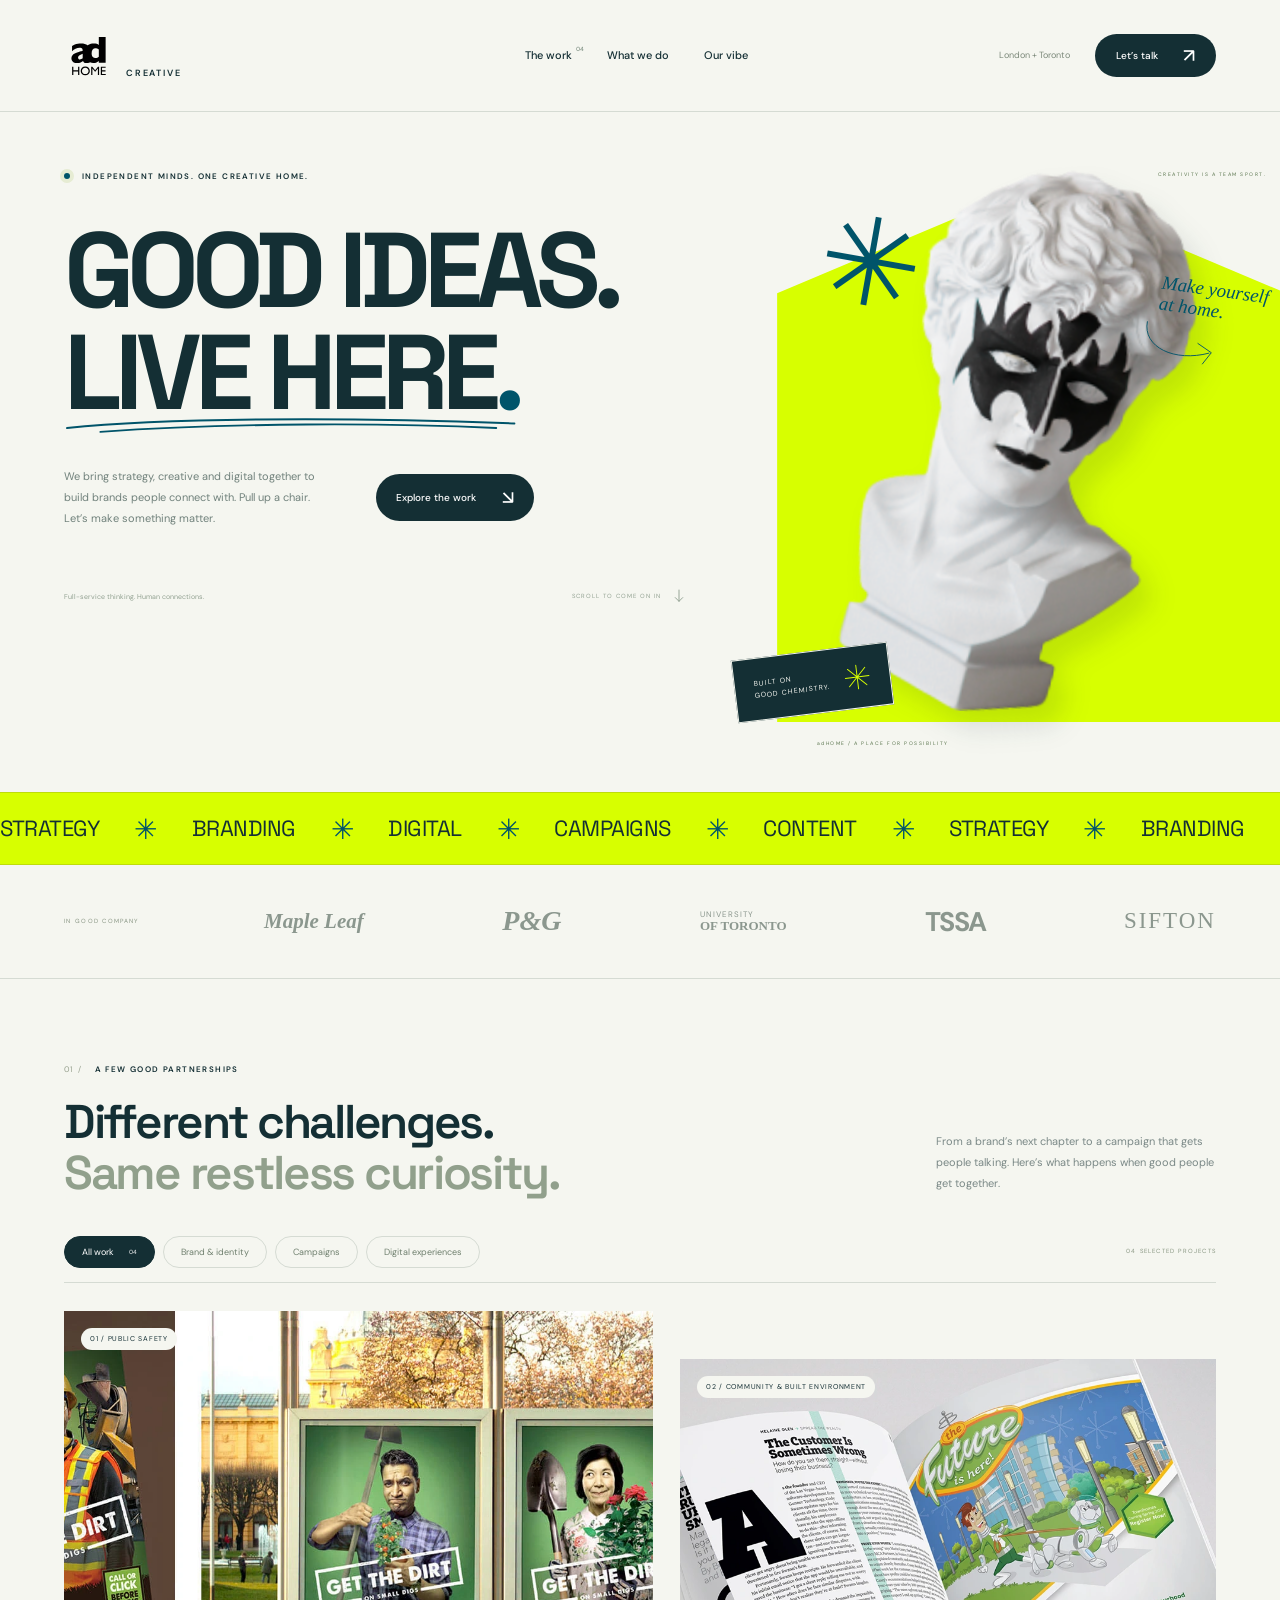
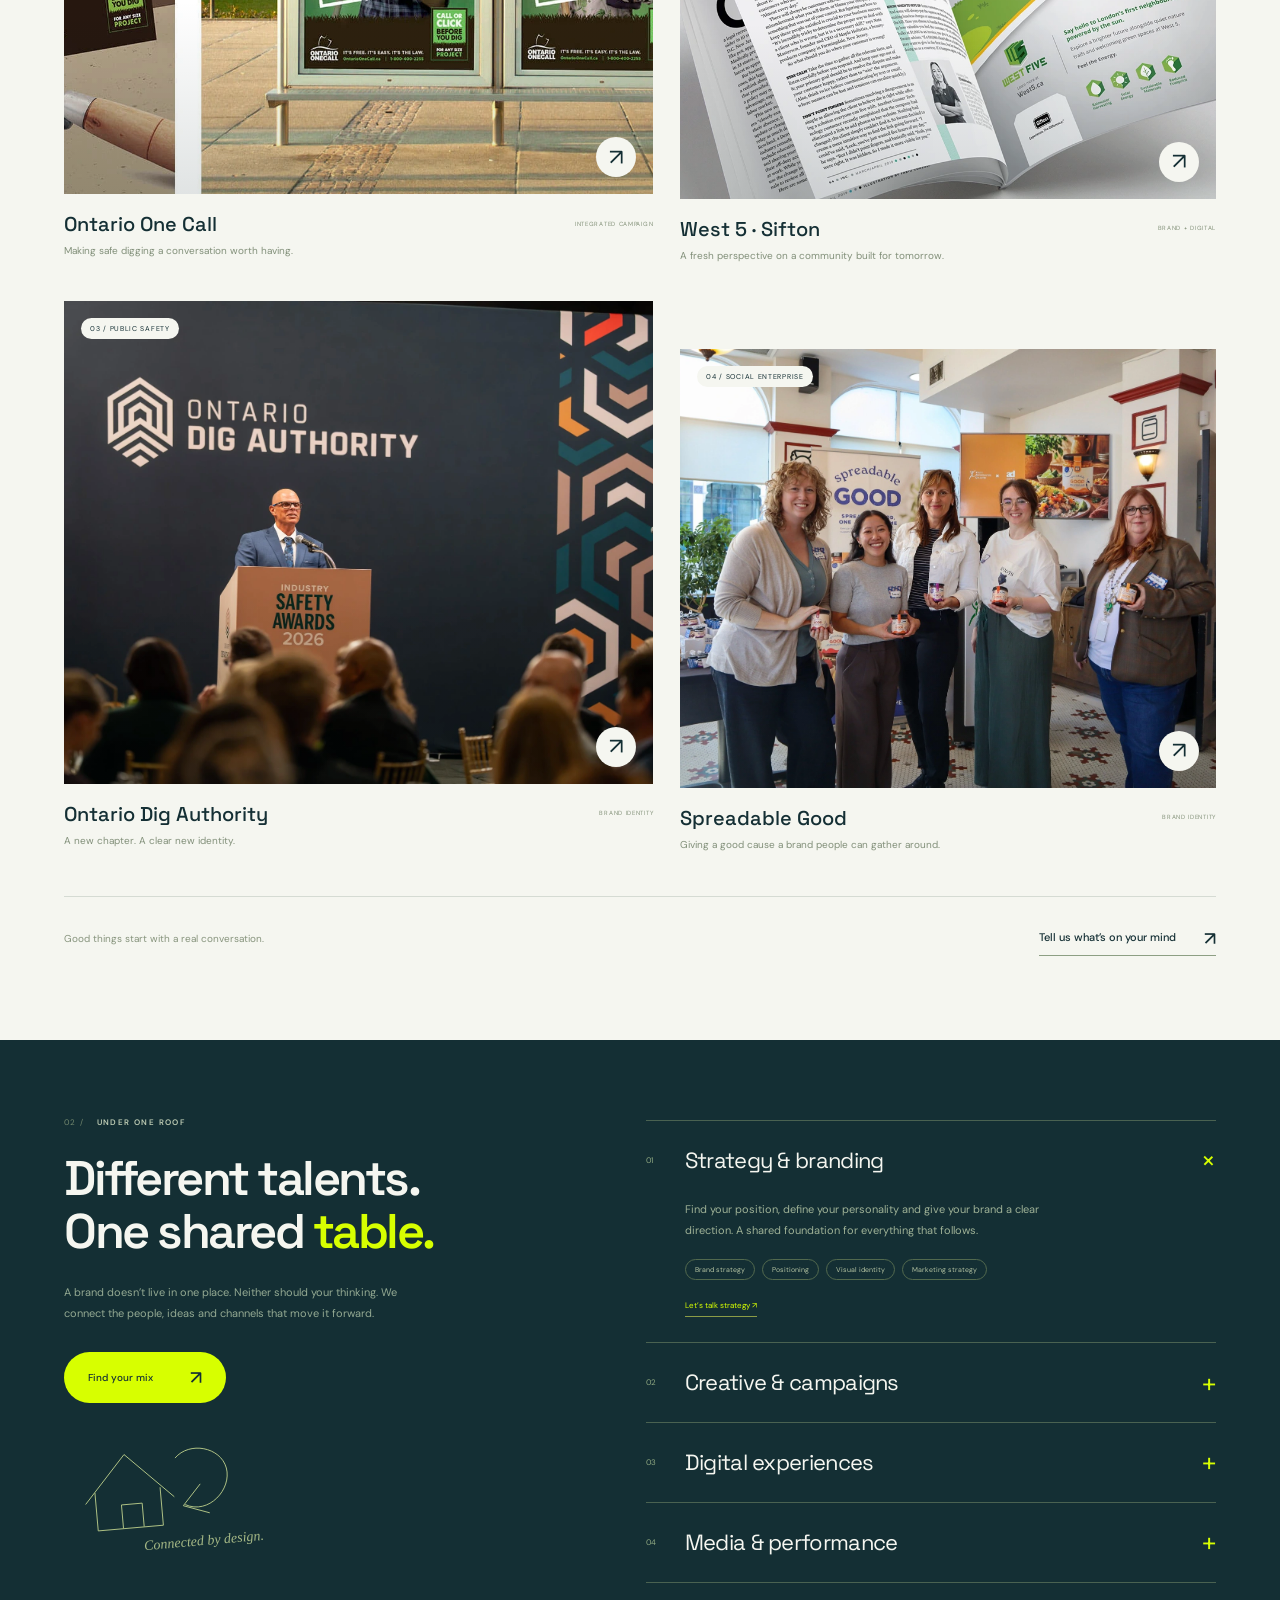
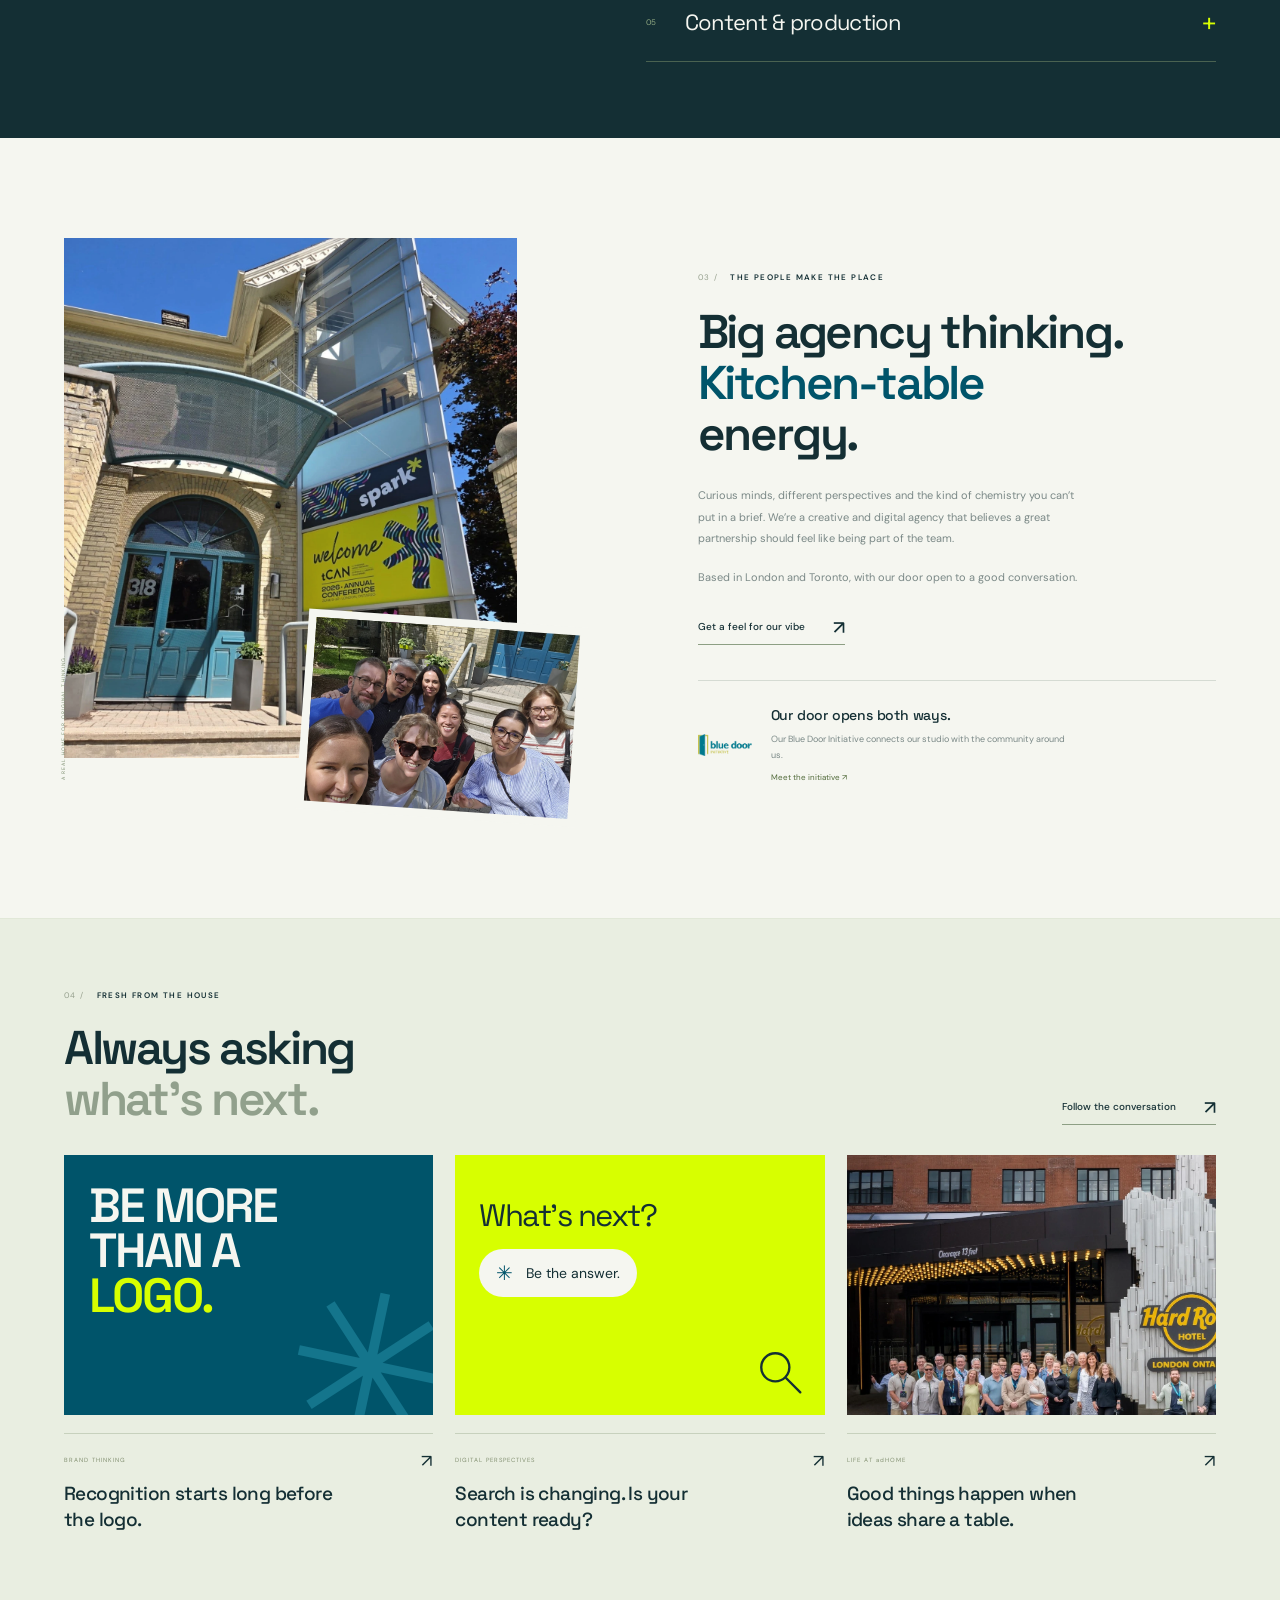
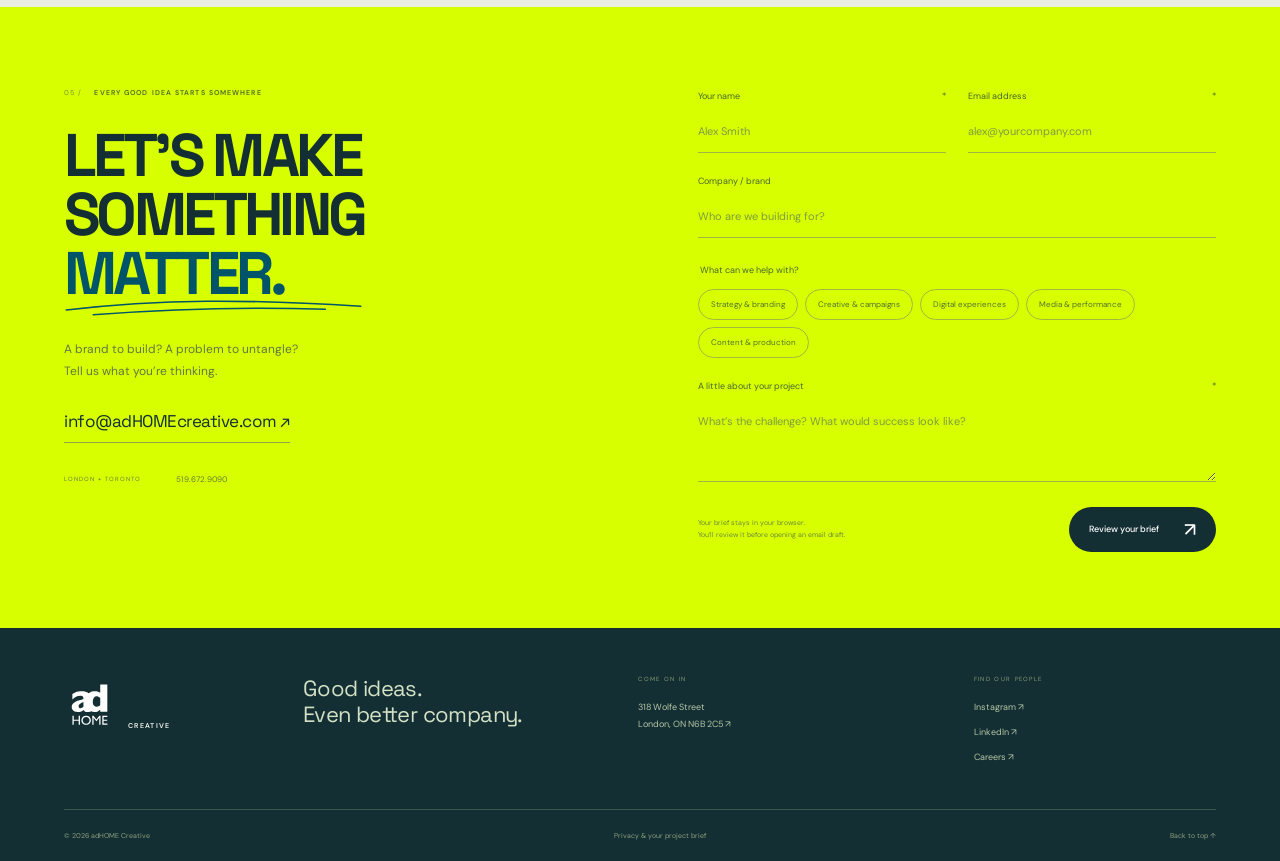
<file: index.html>
<!doctype html>
<html lang="en">
<head>
  <meta charset="utf-8"><meta name="viewport" content="width=device-width,initial-scale=1">
  <title>adHOME Creative — Good ideas live here.</title>
  <meta name="description" content="An independent creative home for ambitious brands. Explore adHOME Creative’s branding, integrated campaigns, digital experiences and the people behind the ideas. London & Toronto.">
  <meta name="theme-color" content="#142f34"><meta property="og:title" content="adHOME Creative — Good ideas live here."><meta property="og:description" content="Strategy, creative and digital. Different perspectives, one creative home."><meta property="og:type" content="website"><meta property="og:image" content="https://gout648.github.io/adhome-creative/assets/onecall.webp">
  <link rel="icon" href="assets/favicon.svg"><link rel="stylesheet" href="style.css">
  <script type="application/ld+json">{"@context":"https://schema.org","@type":"Organization","name":"adHOME Creative","url":"https://gout648.github.io/adhome-creative/","sameAs":["https://www.instagram.com/adhomecreative/","https://www.linkedin.com/company/adhome/"],"email":"info@adhomecreative.com","telephone":"+1-519-672-9090","address":{"@type":"PostalAddress","streetAddress":"318 Wolfe Street","addressLocality":"London","addressRegion":"Ontario","postalCode":"N6B 2C5","addressCountry":"CA"}}</script>
</head>
<body>
  <a class="skip-link" href="#main">Skip to content</a>
  <header class="site-header"><a class="brand" href="#" aria-label="adHOME Creative, home"><img src="assets/logo.svg" alt="adHOME"><span>CREATIVE</span></a><nav class="main-nav" aria-label="Main navigation"><a href="#work">The work<span>04</span></a><a href="#services">What we do</a><a href="#vibe">Our vibe</a></nav><div class="header-right"><span class="location-label">London + Toronto</span><a href="#contact" class="button small dark">Let’s talk <span>↗</span></a><button class="menu-toggle" aria-label="Open navigation" aria-expanded="false"><span></span><span></span></button></div></header>
  <nav class="mobile-nav" aria-label="Mobile navigation"><a href="#work">The work</a><a href="#services">What we do</a><a href="#vibe">Our vibe</a><a href="#contact">Start a conversation ↗</a></nav>
  <main id="main">
    <section class="hero" aria-labelledby="hero-heading"><div class="hero-copy"><div class="eyebrow"><span class="status-dot"></span>INDEPENDENT MINDS. ONE CREATIVE HOME.</div><h1 id="hero-heading">GOOD IDEAS.<br><span class="live-word">LIVE HERE<span class="title-dot">.</span><svg viewBox="0 0 600 22" aria-hidden="true"><path d="M4 15C126 2 362 0 594 9M48 20C220 8 424 8 570 15"/></svg></span></h1><div class="hero-bottom"><p>We bring strategy, creative and digital together to build brands people connect with. Pull up a chair. Let’s make something matter.</p><a class="button dark" href="#work">Explore the work <span>↘</span></a></div><div class="hero-meta"><span>Full-service thinking. Human connections.</span><span>SCROLL TO COME ON IN <svg viewBox="0 0 16 21" aria-hidden="true"><path d="M8 1v18M2 13l6 6 6-6"/></svg></span></div></div><div class="hero-art" aria-label="Playful sculpture from adHOME Creative’s visual identity"><div class="house-shape"></div><span class="art-coordinate coordinate-top">CREATIVITY IS A TEAM SPORT.</span><div class="art-cross" aria-hidden="true">✳</div><img src="assets/bust.png" alt="Classical sculpture with playful rock-inspired face paint" class="hero-bust" width="400" height="600" fetchpriority="high"><div class="handwritten">Make yourself<br>at home.<svg viewBox="0 0 110 65" aria-hidden="true"><path d="M4 4c-2 36 45 50 90 31M77 24l20 10-10 17"/></svg></div><span class="art-sticker"><span>BUILT ON<br>GOOD CHEMISTRY.</span><svg viewBox="0 0 34 34" aria-hidden="true"><path d="M17 2v30M2 17h30M6 6l22 22M6 28 28 6"/></svg></span><span class="art-coordinate coordinate-bottom">adHOME / A PLACE FOR POSSIBILITY</span></div></section>
    <div class="capability-ribbon" aria-label="Strategy, branding, digital, campaigns and content"><div aria-hidden="true">STRATEGY <span>✳</span> BRANDING <span>✳</span> DIGITAL <span>✳</span> CAMPAIGNS <span>✳</span> CONTENT <span>✳</span> STRATEGY <span>✳</span> BRANDING <span>✳</span> DIGITAL <span>✳</span> CAMPAIGNS <span>✳</span> CONTENT <span>✳</span></div></div>
    <section class="client-strip" aria-label="Selected clients"><span class="tiny-label">IN GOOD COMPANY</span><div class="client-names"><span class="client-maple">Maple Leaf</span><span class="client-pg">P&amp;G</span><span class="client-uoft">UNIVERSITY<br><b>OF TORONTO</b></span><span class="client-tssa">TSSA</span><span class="client-sifton">SIFTON</span></div></section>
    <section class="work section" id="work"><div class="section-heading"><div><div class="eyebrow"><span>01 /</span> A FEW GOOD PARTNERSHIPS</div><h2>Different challenges.<br><span class="muted">Same restless curiosity.</span></h2></div><p>From a brand’s next chapter to a campaign that gets people talking. Here’s what happens when good people get together.</p></div><div class="work-toolbar"><div class="work-filters" role="group" aria-label="Filter selected work"><button class="active" data-filter="all" aria-pressed="true">All work <span>04</span></button><button data-filter="brand" aria-pressed="false">Brand &amp; identity</button><button data-filter="campaign" aria-pressed="false">Campaigns</button><button data-filter="digital" aria-pressed="false">Digital experiences</button></div><span id="work-count" aria-live="polite">04 SELECTED PROJECTS</span></div><div class="work-grid" id="work-grid" aria-live="polite"></div><div class="work-end"><span>Good things start with a real conversation.</span><a class="text-link" href="#contact">Tell us what’s on your mind <span>↗</span></a></div></section>
    <section class="services section" id="services"><div class="services-intro"><div class="eyebrow"><span>02 /</span> UNDER ONE ROOF</div><h2>Different talents.<br>One shared <span class="lime-text">table.</span></h2><p>A brand doesn’t live in one place. Neither should your thinking. We connect the people, ideas and channels that move it forward.</p><a href="#contact" class="button lime">Find your mix <span>↗</span></a><div class="services-doodle" aria-hidden="true"><svg viewBox="0 0 230 130"><path d="M15 80 70 20l60 60M28 67v49h85V67M61 115V85h27v30M136 30c20-20 60-9 65 19s-28 59-57 43M165 67l-24 26 33 12"/></svg><span>Connected by design.</span></div></div><div class="service-list"><details open><summary><span class="service-number">01</span><h3>Strategy &amp; branding</h3><span class="service-toggle">+</span></summary><div class="service-details"><p>Find your position, define your personality and give your brand a clear direction. A shared foundation for everything that follows.</p><div class="service-tags"><span>Brand strategy</span><span>Positioning</span><span>Visual identity</span><span>Marketing strategy</span></div><button class="service-enquiry" data-service="Strategy & branding">Let’s talk strategy ↗</button></div></details><details><summary><span class="service-number">02</span><h3>Creative &amp; campaigns</h3><span class="service-toggle">+</span></summary><div class="service-details"><p>Ideas with something to say, brought to life through design, words and integrated campaigns that work across channels.</p><div class="service-tags"><span>Campaign concepts</span><span>Art direction</span><span>Graphic design</span><span>Copy &amp; messaging</span></div><button class="service-enquiry" data-service="Creative & campaigns">Make some noise with us ↗</button></div></details><details><summary><span class="service-number">03</span><h3>Digital experiences</h3><span class="service-toggle">+</span></summary><div class="service-details"><p>Thoughtful websites and digital content that help people find their way, understand your story and take the next step.</p><div class="service-tags"><span>Web design</span><span>User experience</span><span>SEO &amp; content</span><span>Social media</span></div><button class="service-enquiry" data-service="Digital experiences">Build your next experience ↗</button></div></details><details><summary><span class="service-number">04</span><h3>Media &amp; performance</h3><span class="service-toggle">+</span></summary><div class="service-details"><p>Put the right message in the right places. Connect media planning, paid campaigns and measurement to your business goals.</p><div class="service-tags"><span>Media planning</span><span>Media buying</span><span>Search &amp; social</span><span>Analytics</span></div><button class="service-enquiry" data-service="Media & performance">Let’s connect the dots ↗</button></div></details><details><summary><span class="service-number">05</span><h3>Content &amp; production</h3><span class="service-toggle">+</span></summary><div class="service-details"><p>From the first storyboard to the final frame, photography, video and motion give a good idea its own voice.</p><div class="service-tags"><span>Photography</span><span>Video</span><span>Animation</span><span>Storytelling</span></div><button class="service-enquiry" data-service="Content & production">Bring your story to life ↗</button></div></details></div></section>
    <section class="vibe section" id="vibe"><div class="vibe-photos"><img class="house-photo" src="assets/spark-house.webp" alt="adHOME’s blue front door and SPARK conference graphics at the Wolfe Street studio" loading="lazy" width="800" height="1000"><img class="people-photo" src="assets/studio-life.webp" alt="People from the adHOME studio outside the blue front door" loading="lazy" width="900" height="700"><div class="photo-label">A REAL HOME FOR ORIGINAL THINKING.</div></div><div class="vibe-copy"><div class="eyebrow"><span>03 /</span> THE PEOPLE MAKE THE PLACE</div><h2>Big agency thinking.<br><span class="outlined-word">Kitchen-table</span><br>energy.</h2><p>Curious minds, different perspectives and the kind of chemistry you can’t put in a brief. We’re a creative and digital agency that believes a great partnership should feel like being part of the team.</p><p>Based in London and Toronto, with our door open to a good conversation.</p><a class="text-link" href="https://www.instagram.com/adhomecreative/" target="_blank" rel="noopener">Get a feel for our vibe <span>↗</span></a><div class="blue-door-note"><img src="assets/blue-door.png" alt="Blue Door Initiative" loading="lazy"><div><h3>Our door opens both ways.</h3><p>Our Blue Door Initiative connects our studio with the community around us.</p><a href="https://adhomecreative.com/vibe/" target="_blank" rel="noopener">Meet the initiative ↗</a></div></div></div></section>
    <section class="perspectives section" id="perspectives"><div class="section-heading"><div><div class="eyebrow"><span>04 /</span> FRESH FROM THE HOUSE</div><h2>Always asking<br><span class="muted">what’s next.</span></h2></div><a class="text-link" href="https://www.instagram.com/adhomecreative/" target="_blank" rel="noopener">Follow the conversation <span>↗</span></a></div><div class="perspective-grid"><a class="perspective-card type-card" href="https://www.instagram.com/adhomecreative/reel/DY4ooAlHAS0/" target="_blank" rel="noopener"><div class="thought-art"><span>BE MORE<br>THAN A<br><em>LOGO.</em></span><span class="thought-star" aria-hidden="true">✳</span></div><div class="perspective-meta"><span>BRAND THINKING</span><span>↗</span></div><h3>Recognition starts long before the logo.</h3></a><a class="perspective-card search-card" href="https://www.instagram.com/adhomecreative/reel/DYpOU8AgEli/" target="_blank" rel="noopener"><div class="search-art"><span class="search-question">What’s next?</span><span class="answer-pill"><span>✳</span> Be the answer.</span><svg viewBox="0 0 32 32" aria-hidden="true"><circle cx="13" cy="13" r="9"/><path d="m20 20 9 9"/></svg></div><div class="perspective-meta"><span>DIGITAL PERSPECTIVES</span><span>↗</span></div><h3>Search is changing. Is your content ready?</h3></a><a class="perspective-card" href="https://www.instagram.com/tcan.co/p/DaBTejAkyk4/" target="_blank" rel="noopener"><div class="perspective-photo"><img src="assets/spark-event.webp" alt="The Canadian Agency Network community gathering for the SPARK conference" loading="lazy"></div><div class="perspective-meta"><span>LIFE AT adHOME</span><span>↗</span></div><h3>Good things happen when ideas share a table.</h3></a></div></section>
    <section class="contact section" id="contact"><div class="contact-intro"><div class="eyebrow"><span>05 /</span> EVERY GOOD IDEA STARTS SOMEWHERE</div><h2>LET’S MAKE<br>SOMETHING<br><span>MATTER.</span><svg viewBox="0 0 390 24" aria-hidden="true"><path d="M3 16C125 1 240 2 385 11M38 22c120-9 215-10 301-7"/></svg></h2><p>A brand to build? A problem to untangle?<br>Tell us what you’re thinking.</p><a class="contact-email" href="mailto:info@adhomecreative.com">info@adHOMEcreative.com ↗</a><div class="contact-location"><span>LONDON + TORONTO</span><a href="tel:+15196729090">519.672.9090</a></div></div><form id="brief-form" class="brief-form"><div class="form-row"><label>Your name <span>*</span><input name="name" autocomplete="name" required maxlength="100" placeholder="Alex Smith"></label><label>Email address <span>*</span><input name="email" type="email" autocomplete="email" required maxlength="180" placeholder="alex@yourcompany.com"></label></div><label>Company / brand<input name="company" autocomplete="organization" maxlength="150" placeholder="Who are we building for?"></label><fieldset><legend>What can we help with?</legend><div class="brief-services"><label><input type="checkbox" name="services" value="Strategy & branding"><span>Strategy &amp; branding</span></label><label><input type="checkbox" name="services" value="Creative & campaigns"><span>Creative &amp; campaigns</span></label><label><input type="checkbox" name="services" value="Digital experiences"><span>Digital experiences</span></label><label><input type="checkbox" name="services" value="Media & performance"><span>Media &amp; performance</span></label><label><input type="checkbox" name="services" value="Content & production"><span>Content &amp; production</span></label></div></fieldset><label>A little about your project <span>*</span><textarea name="message" required minlength="10" maxlength="2000" rows="3" placeholder="What’s the challenge? What would success look like?"></textarea></label><div class="form-bottom"><p>Your brief stays in your browser.<br>You’ll review it before opening an email draft.</p><button type="submit" class="button dark">Review your brief <span>↗</span></button></div></form></section>
  </main>
  <footer class="site-footer"><div class="footer-top"><a class="brand footer-brand" href="#" aria-label="adHOME Creative, back to top"><img src="assets/logo.svg" alt="adHOME"><span>CREATIVE</span></a><p>Good ideas.<br>Even better company.</p><div><span class="tiny-label">COME ON IN</span><a href="https://maps.google.com/?q=318+Wolfe+Street+London+Ontario+Canada" target="_blank" rel="noopener">318 Wolfe Street<br>London, ON N6B 2C5 ↗</a></div><div><span class="tiny-label">FIND OUR PEOPLE</span><a href="https://www.instagram.com/adhomecreative/" target="_blank" rel="noopener">Instagram ↗</a><a href="https://www.linkedin.com/company/adhome/" target="_blank" rel="noopener">LinkedIn ↗</a><a href="https://adhomecreative.com/careers/" target="_blank" rel="noopener">Careers ↗</a></div></div><div class="footer-bottom"><span>© <span id="year"></span> adHOME Creative</span><button id="privacy-button">Privacy &amp; your project brief</button><a href="#">Back to top ↑</a></div></footer>
  <dialog id="project-dialog" class="project-dialog" aria-labelledby="project-title"><button class="close-dialog" aria-label="Close project">×</button><div id="project-content"></div></dialog>
  <dialog id="brief-dialog" class="brief-dialog" aria-labelledby="brief-title"><button class="close-dialog" aria-label="Close brief">×</button><span class="eyebrow">A GOOD PLACE TO START</span><h2 id="brief-title">Looks like we<br>have a conversation.</h2><p>Review your details below. Open the email draft to send your project brief to the adHOME team.</p><div class="brief-summary" id="brief-summary"></div><div class="brief-actions"><button class="button outline" id="copy-brief">Copy brief <span>⧉</span></button><a class="button dark" id="email-brief" href="mailto:info@adhomecreative.com">Open email draft <span>↗</span></a></div><a class="official-contact" href="https://adhomecreative.com/contact/" target="_blank" rel="noopener">Prefer their existing contact form? Open it here ↗</a><div class="copy-status" role="status"></div></dialog>
  <dialog id="privacy-dialog" class="brief-dialog" aria-labelledby="privacy-title"><button class="close-dialog" aria-label="Close privacy information">×</button><span class="eyebrow">YOUR DETAILS, YOUR CALL</span><h2 id="privacy-title">A note on<br>your project brief.</h2><p>This page prepares your brief in your browser. It does not submit it to a server, subscribe you to a mailing list or send an email automatically.</p><p>Choosing “Open email draft” passes the details to your email application. You review and send that email yourself. To use the agency’s existing submission process, visit their official contact page.</p><a class="button dark" href="https://adhomecreative.com/contact/" target="_blank" rel="noopener">Official contact page <span>↗</span></a></dialog>
  <script src="script.js" defer></script>
</body>
</html>
</file>
<file: style.css>
@import url('assets/fonts.css');
:root{--paper:#f5f6f0;--ink:#142f34;--teal:#00546a;--lime:#d7ff00;--muted:#7b8987;--line:#d5dbd3;--display:'Space Grotesk',Arial,sans-serif;--body:'DM Sans',Arial,sans-serif}*{box-sizing:border-box}html{scroll-behavior:smooth;scroll-padding-top:28px}body{margin:0;background:var(--paper);color:var(--ink);font:14px/1.6 var(--body)}button,input,textarea{font:inherit}button,a{-webkit-tap-highlight-color:transparent;touch-action:manipulation}a{color:inherit;text-decoration:none}button{color:inherit;border:0;background:none;cursor:pointer}img{display:block;width:100%;object-fit:cover}h1,h2,h3,p{margin:0}h1,h2,h3{font-family:var(--display)}h1,h2{font-weight:600;line-height:1.03;letter-spacing:-3px}p{color:var(--muted)}svg{fill:none;stroke:currentColor;stroke-width:1.5;stroke-linecap:round;stroke-linejoin:round}a,button{transition:color .2s,background .2s,transform .2s}::selection{background:var(--lime);color:var(--ink)}:focus-visible{outline:2px solid var(--teal);outline-offset:5px}.skip-link{position:fixed;top:-100px;left:20px;z-index:100;background:var(--lime);padding:10px 20px}.skip-link:focus{top:10px}.site-header{height:112px;padding:0 5%;display:flex;align-items:center;justify-content:space-between;border-bottom:1px solid var(--line);gap:35px}.brand{display:flex;align-items:flex-end;gap:13px;flex-shrink:0}.brand img{width:49px;height:54px;object-fit:contain;filter:brightness(0) saturate(100%)}.brand>span{font-size:9px;letter-spacing:1.8px;font-weight:600;padding-bottom:2px}.main-nav{display:flex;gap:35px;margin-left:8%}.main-nav a{font-size:11px;font-weight:500;position:relative}.main-nav a:after{content:'';position:absolute;height:1px;background:var(--ink);bottom:-4px;left:0;width:0;transition:width .2s}.main-nav a:hover:after{width:100%}.main-nav a>span{font-size:6px;position:absolute;right:-12px;top:-2px;color:#7c8e80}.header-right{display:flex;align-items:center;gap:25px}.location-label{font-size:9px;color:#7d8a7b}.button{display:inline-flex;align-items:center;justify-content:space-between;gap:37px;padding:15px 23px;border-radius:30px;min-height:49px;font-size:11px;font-weight:500;white-space:nowrap;border:1px solid transparent;line-height:1.5}.button>span{font-size:19px;line-height:1}.button:hover{transform:translateY(-2px)}.button.small{padding:11px 20px;min-height:41px;font-size:10px;gap:25px}.dark{background:var(--ink);color:white}.dark:hover{background:var(--teal)}.lime{background:var(--lime);color:var(--ink)}.lime:hover{background:#e3ff5d}.outline{border-color:#abb8ad}.outline:hover{background:#e4e9dc}.menu-toggle{display:none}.mobile-nav{display:none}.hero{position:relative;padding:58px 5% 28px;display:grid;grid-template-columns:61% 39%;overflow:hidden;min-height:680px}.eyebrow{font-size:8px;letter-spacing:1.4px;font-weight:600;display:flex;align-items:center;gap:12px}.eyebrow>span:not(.status-dot){color:#96a08e;font-weight:400}.status-dot{height:6px;width:6px;border-radius:50%;background:var(--teal);box-shadow:0 0 0 4px #e6ecd3}.hero h1{font-size:clamp(72px,8.3vw,132px);line-height:.96;font-weight:700;letter-spacing:-7px;margin-top:36px;position:relative;z-index:3;white-space:nowrap}.live-word{position:relative;display:inline-block}.title-dot{color:var(--teal)}.live-word>svg{position:absolute;left:0;bottom:-11px;width:100%;height:18px;color:var(--teal);stroke-width:2.5;z-index:-1}.hero-bottom{margin-top:43px;display:flex;align-items:center;gap:42px;position:relative;z-index:4}.hero-bottom>p{max-width:270px;font-size:11px;line-height:1.9;color:#71827c}.hero-bottom .button{font-size:10px;gap:26px;padding:13px 19px;min-height:45px}.hero-meta{display:flex;gap:30px;justify-content:space-between;align-items:center;font-size:7px;color:#91a090;margin-top:60px;max-width:650px;padding-right:30px}.hero-meta>span:last-child{display:flex;align-items:center;gap:13px;font-size:6px;letter-spacing:1px;white-space:nowrap}.hero-meta svg{width:10px;height:16px}.hero-art{position:relative;min-height:535px;isolation:isolate;margin-top:-22px;margin-right:-5.5vw;overflow:visible}.house-shape{position:absolute;right:0;top:38px;width:98%;height:87%;background:var(--lime);clip-path:polygon(0 20%,50% 0,100% 20%,100% 100%,0 100%);z-index:-2}.hero-bust{position:absolute;left:3%;bottom:8%;height:89%;width:92%;object-fit:contain;object-position:50% 100%;filter:drop-shadow(15px 17px 13px #102c2b20);transform:rotate(5deg);transition:transform 1s}.hero-art:hover .hero-bust{transform:rotate(0deg) translateY(-5px)}.art-cross{position:absolute;left:10%;top:9%;font-size:122px;line-height:1;color:#00546a;transform:rotate(10deg);z-index:-1}.art-coordinate{position:absolute;font-size:5px;letter-spacing:1.5px;color:#59744d;z-index:3}.coordinate-top{right:20px;top:23px}.coordinate-bottom{left:50px;bottom:16px}.handwritten{position:absolute;right:18px;top:132px;font-family:Georgia,serif;font-size:19px;font-style:italic;line-height:1.1;transform:rotate(8deg);color:var(--teal);z-index:4}.handwritten svg{position:absolute;width:80px;height:55px;right:40px;top:44px;stroke-width:1.2}.art-sticker{position:absolute;left:-33px;bottom:50px;background:var(--ink);color:var(--paper);display:flex;gap:15px;align-items:center;padding:17px 19px;transform:rotate(-7deg);z-index:4;border:1px solid #f3f5ed}.art-sticker>span{font-size:7px;line-height:1.6;letter-spacing:1px}.art-sticker svg{width:27px;height:27px;stroke:var(--lime);stroke-width:1.2}.capability-ribbon{background:var(--lime);overflow:hidden;padding:18px 0;border-top:1px solid #bedc0c;border-bottom:1px solid #bedc0c}.capability-ribbon>div{display:flex;align-items:center;gap:35px;width:max-content;white-space:nowrap;font-family:var(--display);font-size:22px;letter-spacing:-.5px;animation:ribbon 42s linear infinite}.capability-ribbon span{font-size:28px;line-height:1;color:var(--teal)}@keyframes ribbon{to{transform:translateX(-50%)}}.client-strip{display:flex;gap:45px;align-items:center;padding:34px 5%;border-bottom:1px solid var(--line)}.tiny-label{font-size:6px;letter-spacing:1.3px;color:#879482}.client-strip>.tiny-label{white-space:nowrap;width:155px}.client-names{display:flex;justify-content:space-between;align-items:center;flex:1;gap:30px;color:#8b978e}.client-maple{font-family:Georgia,serif;font-size:21px;font-weight:bold;font-style:italic}.client-pg{font-family:Georgia,serif;font-size:28px;font-weight:bold;font-style:italic}.client-uoft{font-size:8px;line-height:1.1;letter-spacing:1px}.client-uoft b{font-family:Georgia,serif;font-size:13px;letter-spacing:0}.client-tssa{font-size:27px;font-weight:700;letter-spacing:-1.7px}.client-sifton{font-family:Georgia,serif;font-size:23px;letter-spacing:2px}.section{padding:84px 5%}.section-heading{display:flex;justify-content:space-between;align-items:flex-end;gap:45px;margin-bottom:38px}.section-heading h2{font-size:clamp(35px,3.7vw,57px);margin-top:20px;letter-spacing:-2.3px;line-height:1.08}.muted{color:#91a08c}.section-heading>p{max-width:280px;font-size:11px;line-height:1.9;padding-bottom:4px}.work-toolbar{display:flex;justify-content:space-between;align-items:center;border-bottom:1px solid var(--line);padding-bottom:14px;margin-top:34px;gap:25px}.work-filters{display:flex;align-items:center;gap:8px;flex-wrap:wrap}.work-filters button{border:1px solid var(--line);border-radius:25px;padding:8px 17px;font-size:9px;color:#70806f;display:flex;gap:15px;align-items:center}.work-filters button>span{font-size:6px;line-height:1}.work-filters button.active{background:var(--ink);color:white;border-color:var(--ink)}.work-filters button:hover:not(.active){background:#e7eddd}.work-toolbar>span{font-size:6px;letter-spacing:1.2px;color:#879580;white-space:nowrap}.work-grid{display:grid;grid-template-columns:1.1fr 1fr;gap:37px 27px;margin-top:28px}.work-card{min-width:0}.work-card:nth-child(even){padding-top:48px}.work-image{position:relative;overflow:hidden;aspect-ratio:1.22;background:#e1e7dc;display:block;width:100%;padding:0;text-align:left}.work-image img{height:100%;transition:transform .6s,filter .6s}.work-image:hover img{transform:scale(1.035)}.work-image:after{content:'';position:absolute;inset:0;background:linear-gradient(transparent 60%,#001c1b1f);pointer-events:none}.project-arrow{position:absolute;right:17px;bottom:17px;display:grid;place-items:center;width:40px;height:40px;border-radius:50%;background:var(--paper);font-size:23px;z-index:1}.project-number{position:absolute;left:17px;top:17px;font-size:7px;background:var(--paper);padding:5px 9px;border-radius:14px;letter-spacing:.7px;z-index:1}.work-info{display:flex;align-items:center;justify-content:space-between;gap:20px;padding-top:17px}.work-info h3{font-size:20px;font-weight:500;letter-spacing:-.8px;line-height:1.3}.work-info h3 button{padding:0;text-align:left;font:inherit}.work-info .project-category{font-size:6px;letter-spacing:.7px;color:#84927a;white-space:nowrap}.project-caption{font-size:10px;margin-top:6px;color:#82907a}.work-end{display:flex;align-items:center;justify-content:space-between;gap:25px;margin-top:43px;border-top:1px solid var(--line);padding-top:25px}.work-end>span{font-size:10px;color:#87947d}.text-link{display:inline-flex;align-items:center;gap:28px;font-size:11px;border-bottom:1px solid #8d9f84;padding:7px 0;font-weight:500}.text-link>span{font-size:19px;line-height:1}.text-link:hover{color:var(--teal)}.services{display:grid;grid-template-columns:.9fr 1.1fr;gap:10%;background:var(--ink);color:var(--paper);padding-top:76px;padding-bottom:76px}.services .eyebrow{color:#bdcbb3}.services .eyebrow>span{color:#73886e}.services h2{font-size:clamp(38px,3.8vw,57px);line-height:1.08;margin:24px 0 24px;letter-spacing:-2.5px}.lime-text{color:var(--lime)}.services-intro>p{max-width:340px;font-size:11px;line-height:1.95;color:#93a992}.services .button{margin-top:28px;font-size:10px;gap:37px}.services-doodle{margin-top:33px;position:relative;width:235px;max-width:100%}.services-doodle svg{width:195px;height:100px;stroke:#b4c787;stroke-width:1.2;transform:rotate(-5deg)}.services-doodle>span{font-family:Georgia,serif;font-style:italic;color:#a6b986;font-size:14px;position:absolute;left:80px;bottom:-10px;white-space:nowrap;transform:rotate(-5deg)}.service-list{border-top:1px solid #4a6251;margin-top:4px}.service-list details{border-bottom:1px solid #4a6251}.service-list summary{display:flex;align-items:center;gap:22px;cursor:pointer;list-style:none;padding:24px 0}.service-list summary::-webkit-details-marker{display:none}.service-number{font-size:8px;color:#8fa881;min-width:17px}.service-list h3{font-size:22px;letter-spacing:-.7px;font-weight:400;line-height:1.4}.service-toggle{margin-left:auto;font-weight:300;font-size:26px;color:var(--lime);line-height:1;transition:.2s}.service-list details[open] .service-toggle{transform:rotate(45deg)}.service-details{padding:0 20px 25px 39px}.service-details>p{font-size:11px;color:#9eb196;line-height:1.9;max-width:400px}.service-tags{display:flex;gap:7px;flex-wrap:wrap;margin-top:18px}.service-tags>span{font-size:7px;padding:4px 9px;border:1px solid #52694e;border-radius:15px;color:#b4c3a2}.service-enquiry{font-size:8px;color:var(--lime);padding:0;border-bottom:1px solid #8b9c46;padding-bottom:4px;margin-top:19px}.vibe{display:grid;grid-template-columns:1fr 1fr;gap:10%;padding-top:100px;padding-bottom:100px;align-items:center}.vibe-photos{height:580px;position:relative;padding-right:65px;padding-bottom:60px}.house-photo{height:100%;object-position:center 60%;filter:saturate(.9)}.people-photo{position:absolute;bottom:0;right:0;width:54%;height:200px;border:8px solid var(--paper);object-position:50% 50%;transform:rotate(4deg)}.photo-label{position:absolute;bottom:34px;left:0;font-size:5px;letter-spacing:1.1px;color:#819275;transform:rotate(-90deg);transform-origin:left center}.vibe-copy h2{font-size:clamp(38px,3.7vw,56px);line-height:1.08;letter-spacing:-2.2px;margin:22px 0 26px}.outlined-word{font-style:normal;color:var(--teal)}.vibe-copy>p{font-size:11px;line-height:1.95;max-width:390px;margin-bottom:18px}.vibe-copy .text-link{font-size:10px;margin-top:4px}.blue-door-note{display:flex;gap:19px;align-items:center;border-top:1px solid var(--line);margin-top:35px;padding-top:23px}.blue-door-note>img{width:54px;max-height:75px;object-fit:contain;flex-shrink:0}.blue-door-note h3{font-size:14px;letter-spacing:-.2px;font-weight:500}.blue-door-note p{font-size:9px;line-height:1.8;margin-top:5px;max-width:300px}.blue-door-note a{font-size:8px;display:inline-block;margin-top:7px;color:#526b3b}.perspectives{background:#e9eee1;border-top:1px solid #e1e8d8;padding-top:70px;padding-bottom:74px}.perspectives .section-heading{margin-bottom:30px}.perspectives .section-heading .text-link{font-size:10px}.perspective-grid{display:grid;grid-template-columns:repeat(3,1fr);gap:22px}.thought-art,.search-art,.perspective-photo{height:260px;position:relative;overflow:hidden}.thought-art{background:var(--teal);color:var(--paper);padding:28px 25px}.thought-art>span:first-child{font-family:var(--display);font-size:48px;line-height:.94;font-weight:600;letter-spacing:-2px;position:relative;z-index:1}.thought-art em{font-style:normal;color:var(--lime)}.thought-star{position:absolute;right:-20px;bottom:-55px;font-size:200px;line-height:1;color:#14758c;transform:rotate(12deg)}.search-art{background:var(--lime);padding:45px 24px;display:flex;flex-direction:column;gap:18px}.search-question{font-family:var(--display);font-size:31px;letter-spacing:-1.5px;line-height:1}.answer-pill{display:flex;gap:13px;align-items:center;background:var(--paper);border-radius:30px;padding:13px 17px;font-size:14px;align-self:flex-start}.answer-pill>span{color:var(--teal);font-size:20px;line-height:1}.search-art>svg{position:absolute;right:20px;bottom:18px;width:50px;height:50px;stroke-width:1.5}.perspective-photo img{height:100%;object-position:50% 65%;transition:.6s}.perspective-card:hover .perspective-photo img{transform:scale(1.04)}.perspective-meta{display:flex;justify-content:space-between;align-items:center;font-size:6px;letter-spacing:1px;color:#839072;border-top:1px solid #c7d1bd;margin-top:18px;padding-top:13px}.perspective-meta>span:last-child{font-size:18px;color:var(--ink)}.perspective-card h3{font-size:19px;line-height:1.35;font-weight:500;letter-spacing:-.6px;margin-top:6px;max-width:270px}.contact{background:var(--lime);display:grid;grid-template-columns:1fr 1fr;gap:10%;padding-top:80px;padding-bottom:76px}.contact .eyebrow{font-size:7px;color:#4d6a2f;letter-spacing:1.1px}.contact .eyebrow>span{color:#769241}.contact h2{font-size:clamp(46px,4.7vw,73px);font-weight:700;letter-spacing:-3.6px;line-height:.98;position:relative;display:inline-block;margin-top:29px}.contact h2>span{color:var(--teal)}.contact h2 svg{position:absolute;bottom:-13px;left:0;width:100%;height:20px;stroke-width:2;stroke:var(--teal)}.contact-intro>p{font-size:12px;line-height:1.9;color:#617842;margin-top:34px}.contact-email{display:inline-block;font-size:17px;font-family:var(--display);letter-spacing:-.5px;border-bottom:1px solid #8fa645;padding:7px 0;margin-top:18px}.contact-location{display:flex;gap:35px;align-items:center;color:#637e3e;font-size:8px;margin-top:30px}.contact-location>span{font-size:6px;letter-spacing:1px}.brief-form{padding-top:2px}.brief-form label{display:flex;flex-direction:column;gap:9px;font-size:9px;color:#496735;position:relative}.brief-form>label{margin-top:21px}.brief-form label>span:not(:only-child):not(:last-child){position:absolute;top:0;left:auto;right:0;font-size:9px}.form-row{display:grid;grid-template-columns:1fr 1fr;gap:22px}input,textarea{font:inherit;color:var(--ink);background:transparent;border:0;border-bottom:1px solid #9eb741;padding:11px 0;width:100%;font-size:11px;border-radius:0;line-height:1.6}input::placeholder,textarea::placeholder{color:#7f9b43}input:focus,textarea:focus{outline:0;border-color:var(--ink)}input:focus-visible,textarea:focus-visible{outline:1px solid var(--ink);outline-offset:4px}textarea{resize:vertical;min-height:80px}.brief-form fieldset{border:0;margin:25px 0 21px;padding:0}.brief-form legend{font-size:9px;color:#496735;margin-bottom:12px}.brief-services{display:flex;gap:7px;flex-wrap:wrap}.brief-services label{display:block;position:relative}.brief-services input{position:absolute;width:100%;height:100%;opacity:0;cursor:pointer;inset:0;margin:0}.brief-services label>span{display:block;padding:8px 12px;border:1px solid #a1b941;border-radius:22px;font-size:8px!important;position:static!important;color:#547135;pointer-events:none}.brief-services input:checked+span{background:var(--ink);color:var(--lime);border-color:var(--ink)}.brief-services label:focus-within>span{outline:2px solid var(--teal);outline-offset:2px}.form-bottom{display:flex;justify-content:space-between;align-items:center;gap:20px;margin-top:25px}.form-bottom>p{font-size:7px;line-height:1.8;color:#6d8742}.form-bottom .button{padding:12px 19px;font-size:9px;gap:25px;min-height:44px}.site-footer{background:var(--ink);color:var(--paper);padding:47px 5% 0}.footer-top{display:grid;grid-template-columns:.8fr 1.2fr 1.2fr 1fr;align-items:start;gap:45px;padding-bottom:43px}.footer-brand img{filter:none;width:51px;height:58px}.footer-brand>span{font-size:7px;letter-spacing:1.3px}.footer-top>p{font-family:var(--display);font-size:22px;line-height:1.2;letter-spacing:-.6px;color:#d2e0c4}.footer-top>div{display:flex;flex-direction:column;gap:8px;align-items:flex-start}.footer-top .tiny-label{color:#849d75;margin-bottom:6px;font-size:6px}.footer-top>div>a{font-size:9px;color:#b4c5a3;line-height:1.9}.footer-top>div>a:hover{color:var(--lime)}.footer-bottom{border-top:1px solid #3c5848;padding:20px 0;display:flex;justify-content:space-between;gap:30px;font-size:7px;color:#8ca17c}.footer-bottom button{padding:0;color:inherit;font-size:inherit}.footer-bottom a:hover,.footer-bottom button:hover{color:var(--lime)}dialog{border:0;background:var(--paper);color:var(--ink);padding:0;width:min(94vw,1060px);max-height:91dvh;overflow:auto;box-shadow:0 20px 120px #001a1d44}dialog::backdrop{background:#071e21b8;backdrop-filter:blur(8px)}body:has(dialog[open]){overflow:hidden}.close-dialog{position:absolute;right:17px;top:13px;width:35px;height:35px;line-height:1;border-radius:50%;background:var(--paper);font-size:26px;z-index:10}.close-dialog:hover{background:var(--lime)}.project-layout{display:grid;grid-template-columns:1.1fr 1fr;min-height:570px}.project-hero{height:100%;min-height:570px;object-fit:cover}.project-copy{padding:55px 40px 35px;display:flex;flex-direction:column;align-items:flex-start;justify-content:center}.project-copy .eyebrow{font-size:6px;letter-spacing:1px;color:#839473}.project-copy h2{font-size:42px;line-height:1.05;letter-spacing:-1.8px;margin:20px 0}.project-copy>p{font-size:11px;line-height:1.9;margin-bottom:15px}.project-copy .scope{display:flex;gap:7px;flex-wrap:wrap;margin:7px 0 19px}.scope>span{font-size:7px;border:1px solid var(--line);padding:5px 8px;border-radius:20px;color:#7e9071}.project-copy .button{font-size:9px;min-height:43px;padding:12px 17px;gap:20px;margin-top:10px}.project-copy .source-link{font-size:8px;color:#8ca17c;text-decoration:underline;margin-top:18px}.brief-dialog{padding:45px;width:min(93vw,700px)}.brief-dialog>.eyebrow{font-size:7px}.brief-dialog h2{font-size:43px;line-height:1.08;letter-spacing:-2px;margin:20px 0}.brief-dialog>p{font-size:11px;line-height:1.9;max-width:530px;margin-bottom:17px}.brief-summary{white-space:pre-wrap;word-break:break-word;max-height:310px;overflow:auto;background:#e7ecdd;border-left:2px solid #9cb461;padding:20px;font-size:11px;line-height:1.9;margin:22px 0}.brief-actions{display:flex;gap:15px;flex-wrap:wrap}.brief-actions .button{font-size:10px;min-height:44px;padding:12px 19px;gap:20px}.official-contact{display:inline-block;font-size:8px;color:#859975;text-decoration:underline;margin-top:21px}.copy-status{font-size:10px;color:#4d6f2f;margin-top:13px;min-height:16px}.reveal{opacity:0;transform:translateY(18px);transition:opacity .7s,transform .7s}.reveal.visible{opacity:1;transform:translateY(0)}[hidden]{display:none!important}
@media(min-width:1550px){.site-header,.hero,.client-strip,.section,.site-footer{padding-left:max(5%,calc((100vw - 1440px)/2));padding-right:max(5%,calc((100vw - 1440px)/2))}.hero{min-height:745px;padding-top:75px}.hero-art{min-height:580px;margin-right:calc(-1 * max(5vw,calc((100vw - 1440px)/2)))}.hero h1{font-size:138px}.hero-bottom{margin-top:50px}.hero-bottom>p{font-size:12px;max-width:320px}.hero-meta{margin-top:75px}.house-shape{max-width:610px}.hero-bust{max-height:550px}.perspective-photo,.thought-art,.search-art{height:300px}.thought-art>span:first-child{font-size:58px}.search-question{font-size:38px}}
@media(max-width:1150px){.site-header{height:98px;gap:25px}.main-nav{margin-left:0;gap:25px}.header-right{gap:20px}.location-label{display:none}.hero{min-height:610px;padding-top:50px;grid-template-columns:61% 39%}.hero h1{font-size:8.35vw;letter-spacing:-5px;margin-top:35px}.hero-bottom{gap:25px;margin-top:35px;align-items:flex-start;flex-direction:column}.hero-bottom>p{max-width:310px;font-size:10px}.hero-bottom .button{font-size:9px;min-height:41px}.hero-meta{margin-top:35px;font-size:6px;gap:20px}.hero-meta>span:last-child{font-size:5px}.hero-art{min-height:490px;margin-top:-18px}.hero-bust{bottom:9%;height:86%;left:0;width:100%}.art-cross{font-size:90px;top:11%;left:6%}.handwritten{font-size:16px;top:122px;right:9px}.handwritten svg{width:60px;right:25px;top:34px}.art-sticker{left:-14px;bottom:60px;padding:13px;gap:12px}.art-sticker>span{font-size:6px}.coordinate-bottom{left:25px;font-size:4px}.coordinate-top{font-size:4px;right:12px}.client-strip{gap:30px}.client-strip>.tiny-label{width:110px;font-size:5px}.client-names{gap:20px}.client-maple{font-size:18px}.client-pg{font-size:25px}.client-tssa{font-size:24px}.client-sifton{font-size:20px}.section{padding-top:70px;padding-bottom:70px}.section-heading h2{font-size:42px}.services{gap:8%}.services h2{font-size:42px}.service-list h3{font-size:19px}.service-list summary{gap:17px}.service-details{padding-left:34px}.vibe{gap:8%}.vibe-photos{height:530px;padding-right:40px}.people-photo{width:62%;height:180px;border-width:6px}.vibe-copy h2{font-size:40px}.thought-art,.search-art,.perspective-photo{height:225px}.thought-art>span:first-child{font-size:40px}.search-question{font-size:27px}.answer-pill{font-size:11px;padding:11px 13px}.contact{gap:8%}.contact h2{font-size:54px;letter-spacing:-2.5px}.contact-email{font-size:15px}.footer-top{gap:30px}.footer-top>p{font-size:19px}.brand>span{font-size:8px}}
@media(max-width:850px){.site-header{height:90px;gap:20px}.brand img{width:41px;height:47px}.brand>span{font-size:7px;letter-spacing:1.2px;gap:8px}.main-nav{gap:23px}.main-nav a{font-size:10px}.header-right .button{font-size:9px;gap:20px;padding:10px 16px;min-height:38px}.hero{min-height:590px;grid-template-columns:61% 39%;padding-top:43px}.hero .eyebrow{font-size:6px;letter-spacing:1px;gap:8px}.hero h1{font-size:8.5vw;letter-spacing:-4px;line-height:.98}.live-word>svg{height:14px;bottom:-7px}.hero-bottom{margin-top:28px;gap:23px}.hero-bottom>p{font-size:10px;max-width:265px}.hero-meta{flex-direction:column;align-items:flex-start;gap:14px;margin-top:30px}.hero-art{min-height:500px}.hero-bust{height:83%;bottom:9%;width:113%;left:-10%}.house-shape{top:45px;height:81%;width:105%}.handwritten{font-size:13px;top:142px;right:4px}.handwritten svg{top:29px;right:15px;stroke-width:1.4;width:45px}.art-cross{font-size:72px;top:16%;left:-2%}.art-sticker{padding:11px;left:-12px;bottom:50px}.art-sticker>span{font-size:5px}.art-sticker svg{height:21px;width:21px}.coordinate-top{font-size:3.5px;letter-spacing:1px;top:34px}.coordinate-bottom{font-size:3.5px;letter-spacing:1px;bottom:25px;left:10px}.capability-ribbon{padding:14px 0}.capability-ribbon>div{font-size:18px;gap:27px}.capability-ribbon span{font-size:25px}.client-strip{padding-top:26px;padding-bottom:26px;gap:20px}.client-strip>.tiny-label{width:80px;line-height:1.8}.client-names{gap:22px}.client-maple{font-size:15px}.client-pg{font-size:22px}.client-uoft{font-size:6px}.client-uoft b{font-size:10px}.client-tssa{font-size:21px}.client-sifton{font-size:15px;letter-spacing:1.4px}.section{padding-top:58px;padding-bottom:58px}.section-heading{align-items:flex-start;gap:25px;flex-direction:column;margin-bottom:27px}.section-heading h2{font-size:39px;letter-spacing:-1.7px;margin-top:16px}.section-heading>p{max-width:370px;font-size:10px}.eyebrow{font-size:7px}.work-toolbar{margin-top:23px}.work-toolbar>span{display:none}.work-filters{gap:6px}.work-filters button{font-size:8px;padding:7px 13px}.work-grid{gap:27px 18px;margin-top:23px}.work-card:nth-child(even){padding-top:30px}.work-image{aspect-ratio:1.02}.work-info{gap:8px;align-items:flex-start;flex-direction:column;padding-top:14px}.work-info h3{font-size:18px;letter-spacing:-.6px}.work-info .project-category{font-size:5px}.project-caption{font-size:9px;line-height:1.8;margin-top:7px}.project-number{font-size:6px;left:12px;top:12px}.project-arrow{width:34px;height:34px;right:12px;bottom:12px;font-size:20px}.work-end{margin-top:30px;padding-top:22px;gap:15px}.work-end>span{font-size:9px}.text-link{font-size:10px;gap:20px}.services{grid-template-columns:1fr;gap:40px}.services h2{font-size:43px;line-height:1.08;margin-top:18px}.services-intro>p{max-width:440px;font-size:11px}.services-doodle{position:absolute;right:7%;top:80px;width:150px;opacity:.5;margin-top:0}.services-intro{position:relative}.services-doodle svg{width:150px;height:90px}.services-doodle>span{font-size:11px;left:40px;bottom:-10px}.service-list h3{font-size:23px}.service-details>p{max-width:100%;font-size:11px}.service-list summary{padding:22px 0;gap:20px}.service-details{padding-left:37px;padding-bottom:23px}.service-tags>span{font-size:8px}.service-enquiry{font-size:9px}.vibe{gap:7%;align-items:start}.vibe-photos{height:490px;padding-right:22px;padding-bottom:50px}.people-photo{width:75%;height:155px;right:-10px}.vibe-copy h2{font-size:32px;letter-spacing:-1.5px}.vibe-copy>p{font-size:10px;line-height:1.95}.vibe-copy .eyebrow{font-size:5px;letter-spacing:1px}.blue-door-note{gap:12px;margin-top:25px;padding-top:20px}.blue-door-note>img{width:37px}.blue-door-note h3{font-size:12px}.blue-door-note p{font-size:8px}.blue-door-note a{font-size:7px}.perspective-grid{gap:15px}.thought-art,.search-art,.perspective-photo{height:205px}.thought-art{padding:25px 18px}.thought-art>span:first-child{font-size:34px;letter-spacing:-1.6px}.thought-star{font-size:155px;right:-20px;bottom:-45px}.search-art{padding:36px 16px;gap:17px}.search-question{font-size:24px;letter-spacing:-1.2px}.answer-pill{font-size:9px;gap:8px;padding:10px 11px}.answer-pill>span{font-size:15px}.search-art>svg{width:36px;height:36px}.perspective-card h3{font-size:16px;letter-spacing:-.5px}.perspective-meta{font-size:5px;letter-spacing:.7px;margin-top:14px;padding-top:10px}.contact{grid-template-columns:1fr;gap:45px}.contact h2{font-size:65px;letter-spacing:-3.5px}.contact-intro>p{font-size:12px;margin-top:30px}.contact-location{margin-top:20px}.contact-email{font-size:18px}.brief-form{max-width:100%}.brief-form label,.brief-form legend{font-size:10px}.brief-services label>span{font-size:9px!important}.brief-services{gap:8px}.form-bottom>p{font-size:8px}.form-bottom .button{font-size:10px}.site-footer{padding-top:38px}.footer-top{gap:25px;grid-template-columns:.8fr 1fr 1fr}.footer-top>p{display:none}.footer-top>div>a{font-size:9px}.footer-brand img{width:43px;height:48px}.footer-brand>span{font-size:6px}.footer-bottom{font-size:6px;gap:20px}.project-layout{grid-template-columns:1fr 1fr}.project-hero{min-height:520px}.project-copy{padding:45px 27px 30px}.project-copy h2{font-size:35px}.project-copy>p{font-size:10px}.project-copy .eyebrow{font-size:5px}.brief-dialog{padding:40px 30px}.brief-dialog h2{font-size:38px}}
@media(max-width:600px){.site-header{height:85px;padding:0 6%;gap:15px}.brand{gap:9px}.brand img{width:39px;height:44px}.brand>span{font-size:7px;letter-spacing:1.1px}.main-nav{display:none}.header-right{gap:13px}.header-right .button{font-size:8px;min-height:35px;padding:9px 13px;gap:17px}.menu-toggle{display:flex;flex-direction:column;gap:6px;padding:8px 0 8px 7px}.menu-toggle>span{display:block;height:1px;width:20px;background:var(--ink)}.mobile-nav.open{display:flex;flex-direction:column;gap:17px;padding:24px 6%;background:var(--paper);border-bottom:1px solid var(--line);position:absolute;top:85px;left:0;right:0;z-index:30;font-size:13px}.hero{display:flex;flex-direction:column;min-height:0;padding:32px 6% 21px}.hero .eyebrow{font-size:5px;letter-spacing:1.05px;gap:8px}.status-dot{height:4px;width:4px;box-shadow:0 0 0 3px #e6ecd3}.hero h1{font-size:clamp(47px,12.4vw,74px);line-height:1.04;letter-spacing:-3.3px;margin-top:25px;z-index:5}.live-word>svg{height:11px;bottom:-7px;stroke-width:3}.hero-bottom{margin-top:26px;gap:21px;flex-direction:row;align-items:center;justify-content:space-between}.hero-bottom>p{max-width:174px;font-size:8px;line-height:1.9}.hero-bottom .button{font-size:7px;gap:13px;padding:10px 12px;min-height:37px;flex-shrink:0}.hero-bottom .button>span{font-size:15px}.hero-art{height:370px;min-height:0;width:100%;margin:22px -6vw 0 auto;max-width:370px;align-self:flex-end;order:2}.hero-bust{height:96%;width:90%;left:3%;bottom:0;transform:rotate(4deg)}.house-shape{top:24px;right:-2px;width:95%;height:95%;clip-path:polygon(0 21%,50% 0,100% 21%,100% 100%,0 100%)}.art-cross{font-size:87px;top:7%;left:4%}.handwritten{font-size:16px;top:82px;right:16px}.handwritten svg{width:55px;right:24px;top:36px}.art-sticker{left:0;bottom:15px;padding:13px 15px;gap:13px}.art-sticker>span{font-size:5px;line-height:1.7}.art-sticker svg{height:25px;width:25px}.coordinate-top{top:0;right:20px;font-size:4px;letter-spacing:.9px}.coordinate-bottom{bottom:4px;left:auto;right:10px;font-size:3px;letter-spacing:.7px}.hero-meta{margin-top:26px;flex-direction:row;align-items:center;gap:15px;font-size:5px;padding:0;max-width:100%;order:3}.hero-meta>span:last-child{font-size:4px;gap:7px;letter-spacing:.7px}.hero-meta svg{height:13px;width:8px}.capability-ribbon{padding:13px 0}.capability-ribbon>div{font-size:16px;gap:23px}.capability-ribbon span{font-size:22px}.client-strip{padding:23px 6%;gap:18px;flex-direction:column;align-items:flex-start}.client-strip>.tiny-label{width:auto;font-size:5px;letter-spacing:1px}.client-names{gap:17px;width:100%;flex-wrap:wrap;justify-content:space-between;flex:none}.client-maple{font-size:13px}.client-pg{font-size:21px}.client-uoft{font-size:5px;letter-spacing:.5px}.client-uoft b{font-size:8px}.client-tssa{font-size:19px}.client-sifton{font-size:13px;letter-spacing:1px}.section{padding:44px 6%}.eyebrow{font-size:5px;letter-spacing:1px;gap:9px}.section-heading{gap:18px;margin-bottom:22px}.section-heading h2{font-size:33px;letter-spacing:-1.6px;line-height:1.1;margin-top:15px}.section-heading>p{font-size:9px;line-height:1.9;max-width:290px}.work-toolbar{padding-bottom:12px;margin-top:20px}.work-filters{gap:6px;flex-wrap:nowrap;overflow-x:auto;max-width:100%;padding-bottom:4px}.work-filters button{font-size:7px;padding:7px 10px;white-space:nowrap;flex-shrink:0}.work-filters button>span{font-size:5px}.work-grid{grid-template-columns:1fr;gap:27px;margin-top:20px}.work-card:nth-child(even){padding-top:0}.work-image{aspect-ratio:1.2}.project-number{font-size:6px;left:13px;top:13px;padding:5px 8px}.project-arrow{height:34px;width:34px;right:13px;bottom:13px}.work-info{flex-direction:row;align-items:center;gap:13px;padding-top:14px}.work-info h3{font-size:19px;letter-spacing:-.6px}.work-info .project-category{font-size:5px;letter-spacing:.4px}.project-caption{font-size:9px;line-height:1.8;margin-top:5px}.work-end{flex-direction:column;align-items:flex-start;gap:10px;margin-top:29px;padding-top:18px}.work-end>span{font-size:8px}.text-link{font-size:9px;gap:24px}.text-link>span{font-size:17px}.services{gap:31px;padding-top:44px;padding-bottom:44px}.services h2{font-size:36px;letter-spacing:-1.8px;margin:18px 0 20px}.services-intro>p{font-size:10px;max-width:290px;line-height:1.95}.services .button{font-size:9px;gap:28px;margin-top:22px;min-height:42px;padding:12px 19px}.services-doodle{width:96px;right:0;top:85px;opacity:.25}.services-doodle svg{width:90px;height:65px}.services-doodle>span{display:none}.service-list summary{padding:20px 0;gap:16px}.service-number{font-size:7px;min-width:15px}.service-list h3{font-size:18px;letter-spacing:-.5px}.service-toggle{font-size:23px}.service-details{padding:0 0 21px 31px}.service-details>p{font-size:9px;line-height:1.9}.service-tags{gap:6px;margin-top:14px}.service-tags>span{font-size:6px;padding:4px 8px}.service-enquiry{font-size:8px;margin-top:15px}.vibe{grid-template-columns:1fr;gap:35px;padding-top:48px;padding-bottom:45px}.vibe-photos{height:440px;padding-right:55px;padding-bottom:50px}.people-photo{right:-3px;width:57%;height:155px;border-width:6px}.house-photo{object-position:50% 60%}.photo-label{font-size:4px;letter-spacing:1px;bottom:27px}.vibe-copy .eyebrow{font-size:5px}.vibe-copy h2{font-size:39px;line-height:1.08;letter-spacing:-1.7px;margin:17px 0 21px}.vibe-copy>p{font-size:10px;max-width:100%;line-height:1.95;margin-bottom:15px}.vibe-copy .text-link{font-size:9px}.blue-door-note{gap:17px;margin-top:27px;padding-top:20px}.blue-door-note>img{width:43px}.blue-door-note h3{font-size:13px}.blue-door-note p{font-size:8px}.blue-door-note a{font-size:8px}.perspectives{padding-top:44px;padding-bottom:42px}.perspectives .section-heading{gap:13px;margin-bottom:24px}.perspectives .section-heading .text-link{font-size:9px}.perspective-grid{grid-template-columns:1fr;gap:28px}.thought-art,.search-art,.perspective-photo{height:250px}.thought-art{padding:28px}.thought-art>span:first-child{font-size:52px;letter-spacing:-2.7px;line-height:.95}.thought-star{font-size:210px;right:-15px;bottom:-48px}.search-art{padding:45px 28px;gap:22px}.search-question{font-size:37px;letter-spacing:-1.5px}.answer-pill{font-size:14px;gap:13px;padding:13px 17px}.answer-pill>span{font-size:20px}.search-art>svg{height:47px;width:47px}.perspective-photo img{object-position:50% 55%}.perspective-meta{font-size:6px;margin-top:14px;padding-top:10px}.perspective-card h3{font-size:19px;line-height:1.35;margin-top:7px;max-width:300px}.contact{padding-top:43px;padding-bottom:42px;gap:35px}.contact .eyebrow{font-size:5px;letter-spacing:.9px}.contact h2{font-size:55px;line-height:.98;letter-spacing:-3px;margin-top:23px}.contact h2 svg{height:15px;bottom:-10px}.contact-intro>p{font-size:10px;line-height:1.9;margin-top:26px}.contact-email{font-size:16px;letter-spacing:-.5px;margin-top:12px}.contact-location{margin-top:18px;font-size:8px;gap:28px}.contact-location>span{font-size:5px;letter-spacing:.8px}.form-row{gap:18px}.brief-form label,.brief-form legend{font-size:8px}.brief-form>label{margin-top:18px}input,textarea{font-size:10px;padding:10px 0}.brief-form fieldset{margin:22px 0 19px}.brief-form legend{margin-bottom:10px}.brief-services{gap:7px}.brief-services label>span{font-size:7px!important;padding:7px 10px}.form-bottom{gap:16px;margin-top:21px}.form-bottom>p{font-size:6px}.form-bottom .button{font-size:8px;min-height:40px;gap:18px;padding:11px 15px}.site-footer{padding:32px 6% 0}.footer-top{grid-template-columns:1fr 1fr;gap:29px 20px;padding-bottom:30px}.footer-brand{grid-column:1/-1}.footer-brand img{width:43px;height:48px}.footer-brand>span{font-size:7px}.footer-top .tiny-label{font-size:5px;letter-spacing:1.1px}.footer-top>div>a{font-size:8px;line-height:1.9}.footer-bottom{flex-wrap:wrap;gap:17px 20px;font-size:6px;padding:18px 0}.footer-bottom>a{margin-left:auto}.footer-bottom>button{order:3;width:100%;text-align:left;font-size:6px}.project-layout{grid-template-columns:1fr;min-height:0}.project-hero{min-height:0;height:260px;object-position:50% 45%}.project-copy{padding:29px 25px}.project-copy h2{font-size:34px;letter-spacing:-1.4px;margin:15px 0 18px}.project-copy>p{font-size:10px}.project-copy .eyebrow{font-size:5px}.project-copy .scope{gap:6px;margin:4px 0 16px}.scope>span{font-size:6px;padding:4px 8px}.project-copy .button{min-height:39px;font-size:8px;margin-top:6px}.project-copy .source-link{font-size:7px;margin-top:16px}.close-dialog{right:12px;top:9px;height:31px;width:31px;font-size:24px}.brief-dialog{padding:35px 24px 24px}.brief-dialog>.eyebrow{font-size:6px}.brief-dialog h2{font-size:34px;letter-spacing:-1.5px;margin:16px 0}.brief-dialog>p{font-size:10px}.brief-summary{font-size:10px;padding:16px;max-height:250px;margin:19px 0}.brief-actions{gap:10px;flex-direction:column}.brief-actions .button{width:100%;font-size:9px;min-height:42px}.official-contact{font-size:7px;line-height:1.8}.copy-status{font-size:9px}}
@media(prefers-reduced-motion:reduce){html{scroll-behavior:auto}.capability-ribbon>div{animation:none}*,*:before,*:after{transition:none!important}.reveal{opacity:1;transform:none}}

@media(max-width:600px){.hero-bottom>p{font-size:10px;max-width:178px;line-height:1.8}.hero-bottom .button{font-size:8px;gap:10px}.section-heading>p{font-size:11px}.work-filters button{font-size:8px}.project-caption{font-size:10px}.service-details>p{font-size:11px}.service-tags>span{font-size:8px}.vibe-copy>p{font-size:11px}.blue-door-note p{font-size:10px}.blue-door-note a{font-size:9px}.brief-form label,.brief-form legend{font-size:10px}.brief-form input:not([type=checkbox]),.brief-form textarea{font-size:16px}.brief-form input::placeholder,.brief-form textarea::placeholder{font-size:11px}.brief-services label>span{font-size:8px!important}.form-bottom>p{font-size:8px;max-width:140px}.form-bottom .button{font-size:9px;gap:14px}.project-copy>p,.brief-dialog>p,.brief-summary{font-size:11px}.project-copy .button{font-size:10px}.project-copy .source-link,.official-contact{font-size:9px}.footer-top>div>a{font-size:10px}}
</file>
